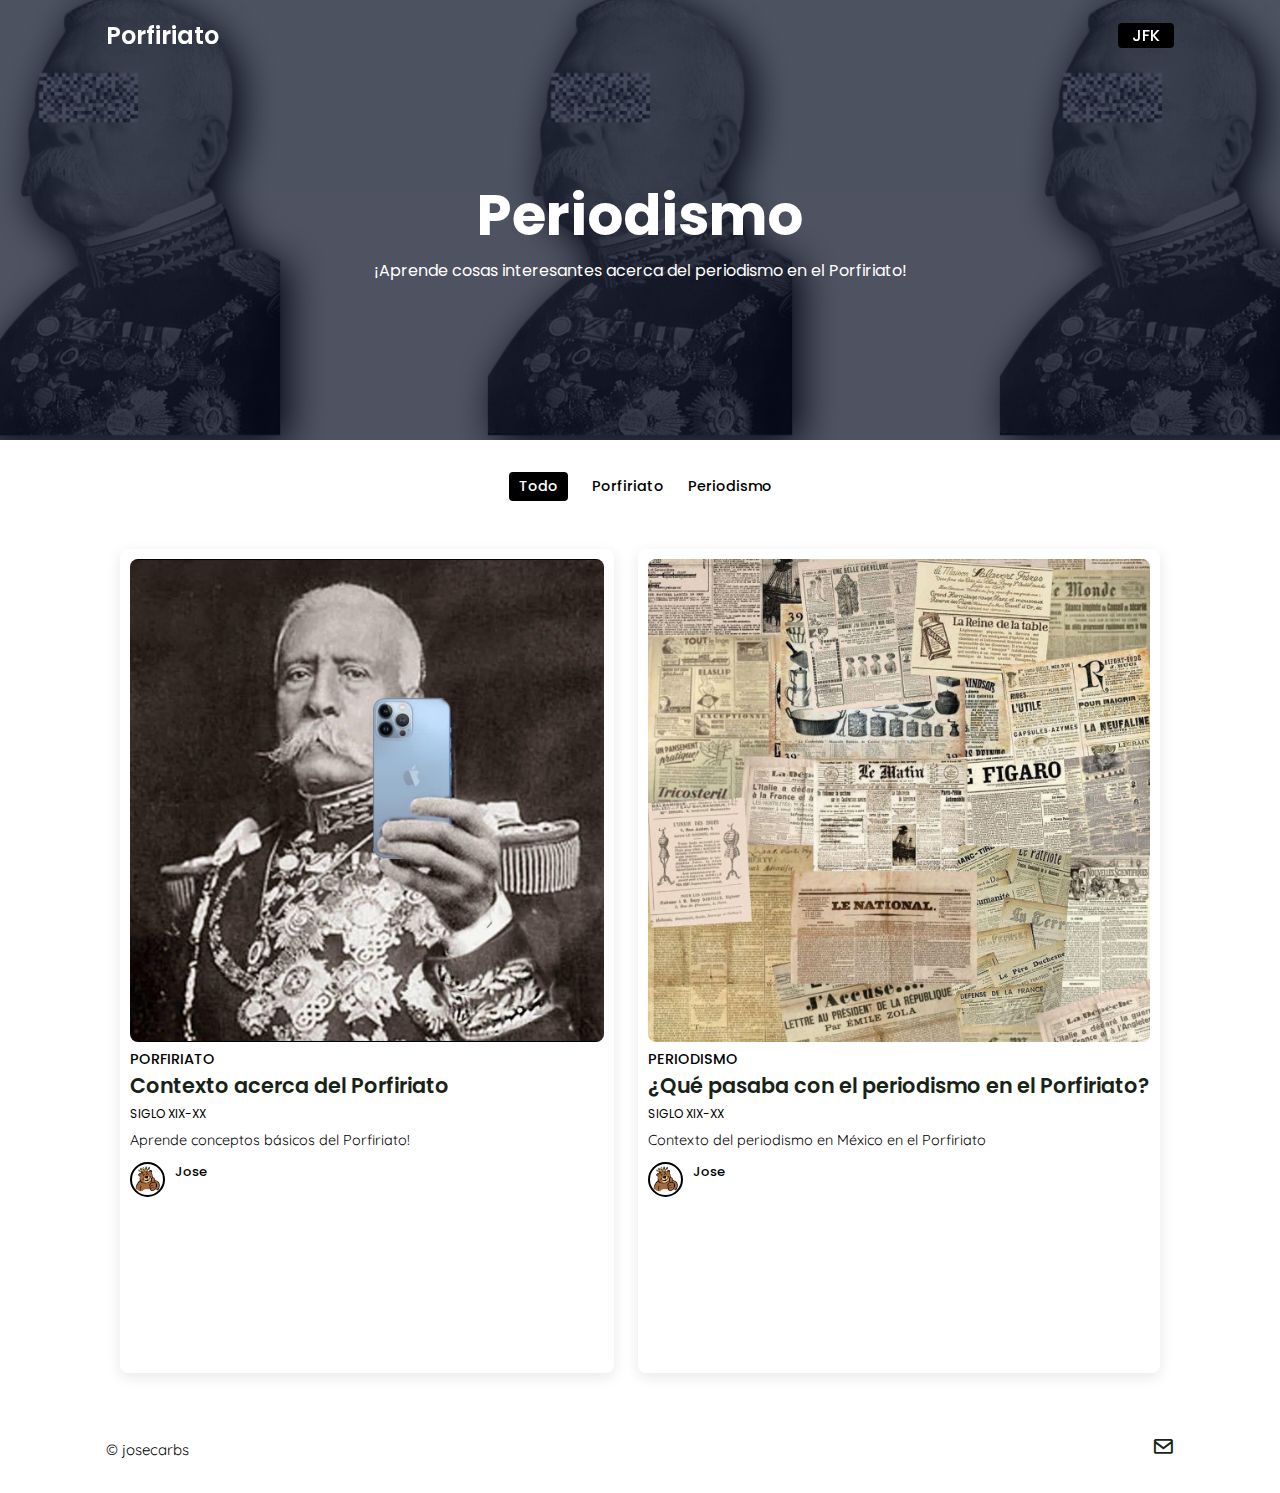
<file: index.html>
<!DOCTYPE html>
<html lang="en">
<head>
    <meta charset="UTF-8">
    <meta http-equiv="X-UA-Compatible" content="IE=edge">
    <meta name="viewport" content="width=device-width, initial-scale=1.0">
    <title>Porfirio Díaz</title>
    <link rel="stylesheet" href="style.css">
    <link href='https://unpkg.com/boxicons@2.1.4/css/boxicons.min.css' rel='stylesheet'>

</head>
<body>
    <header>
        <div class="nav container">
        <a href="" class="logo">Porfiriato</a>
        <a href="login.html" class="login">JFK</a>
    </div>
    </header>
    <section class="home" id="home">
        <div class="home-text container">
            <h2 class="home-title">Periodismo</h2>
            <span class="home-subtitle">¡Aprende cosas interesantes acerca del periodismo en el Porfiriato!</span>
        </div>
    </section>
    <div class="post-filter container">
        <span class="filter-item active-filter" data-filer="alles">Todo</span>
        <span class="filter-item" data-filer="vr">Porfiriato</span>
        <span class="filter-item " data-filer="ai">Periodismo</span>
    
    </div>
    <section class="post container">
        <div class="post-box vr">
            <img src="images/Bildschirm­foto 2023-02-09 um 20.05.42.png" alt="" class="post-img">
            <h2 class="category">Porfiriato</h2>
            <a href="contextoP.html" class="post-title">
                Contexto acerca del Porfiriato
            </a>
            <span class="post-date">Siglo XIX-XX</span>
            <p class="post-description">Aprende conceptos básicos del Porfiriato!</p>
            <div class="profile">
               
                    <img src="images/profile.png" alt="" class="profile-img">
                    <span class="profile-name">Jose</span>
            </div>
        </div>

        <div class="post-box ai">
            <img src="images/88721.jpg" alt="" class="post-img">
            <h2 class="category">Periodismo</h2>
            <a href="periodismo.html" class="post-title">
                ¿Qué pasaba con el periodismo en el Porfiriato?
            </a>
            <span class="post-date">Siglo XIX-XX</span>
            <p class="post-description">Contexto del periodismo en México en el Porfiriato</p>
            <div class="profile">
               
                    <img src="images/profile.png" alt="" class="profile-img">
                    <span class="profile-name">Jose</span>
            </div>
        </div>
       
       
    </section>

    <div class="footer container">
        <p>&#169; josecarbs</p>
        <div class="social">
            <a href="#"><i class='bx bx-envelope' ></i></a>
        </div>
    </div>

   





    <script   src="https://code.jquery.com/jquery-3.6.3.js"   integrity="sha256-nQLuAZGRRcILA+6dMBOvcRh5Pe310sBpanc6+QBmyVM="   crossorigin="anonymous"></script>

    <script src="main.js"></script>
</body>
</html>
</file>
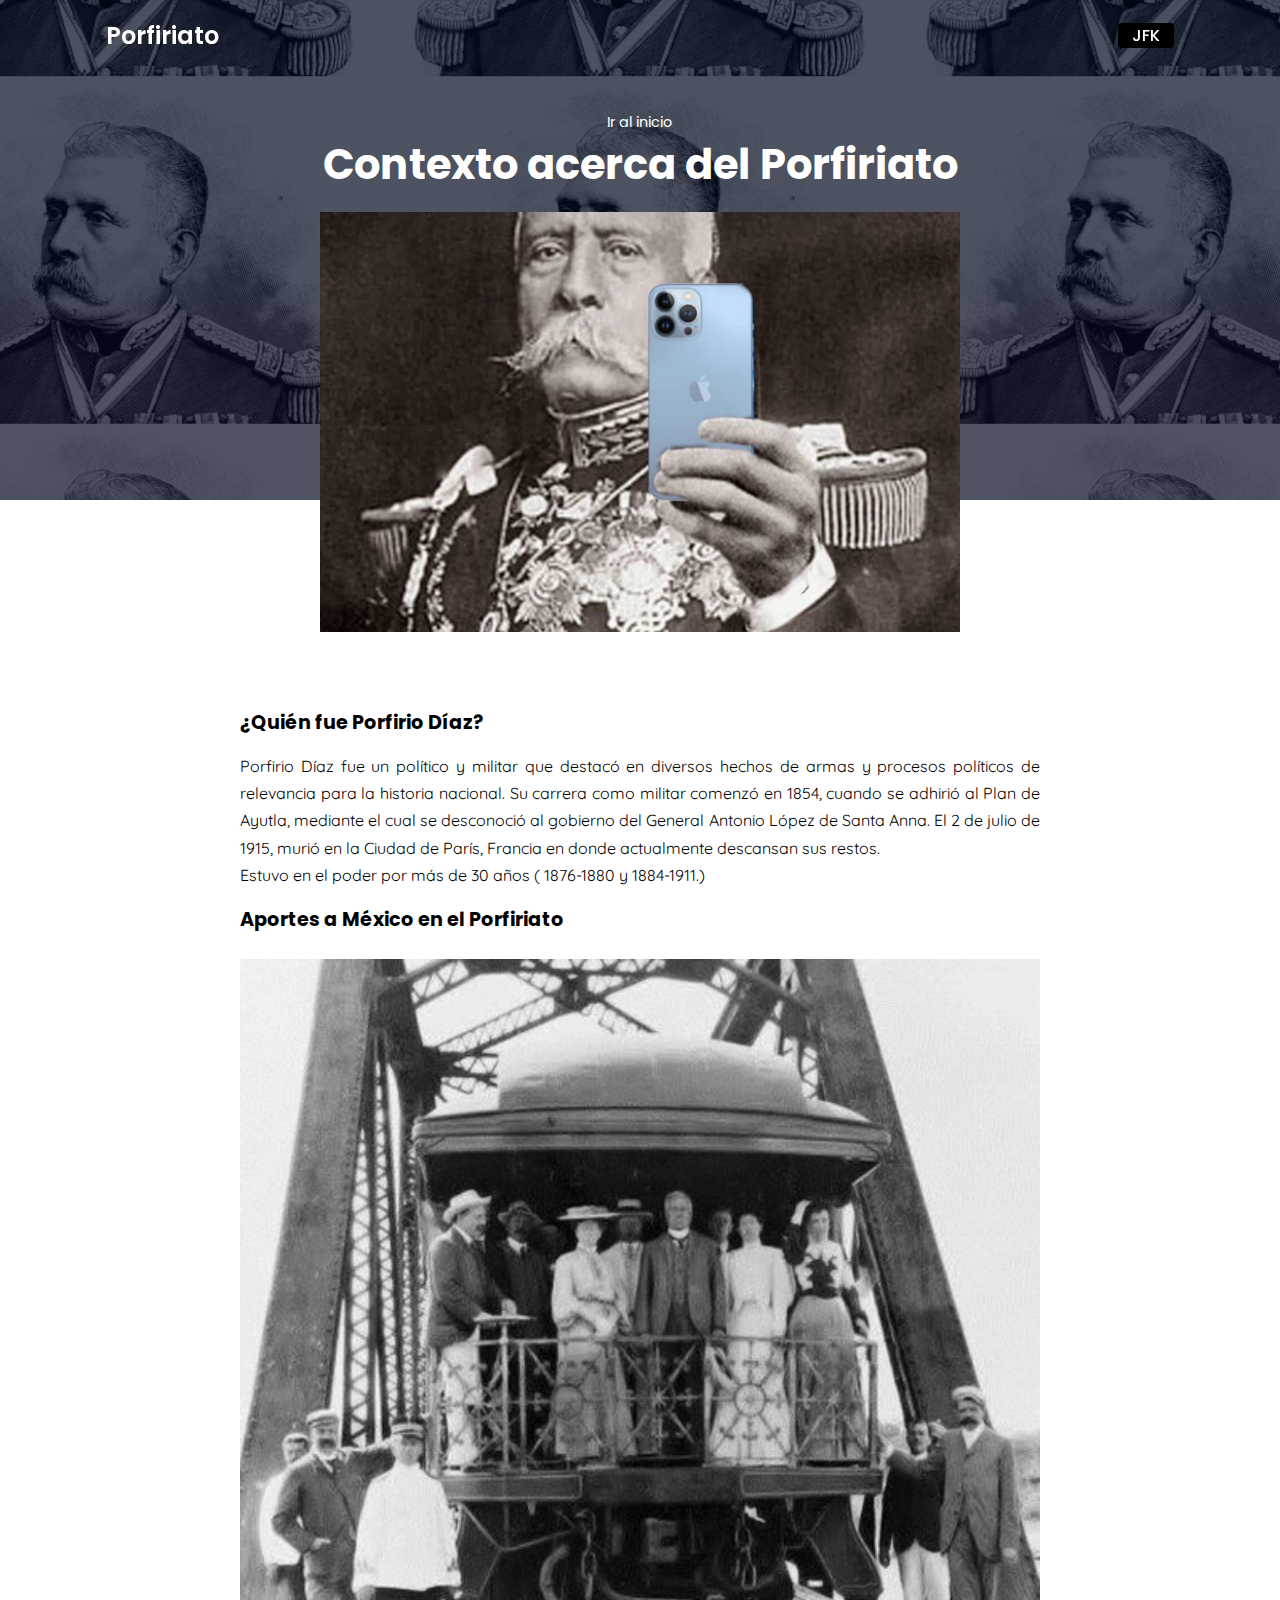
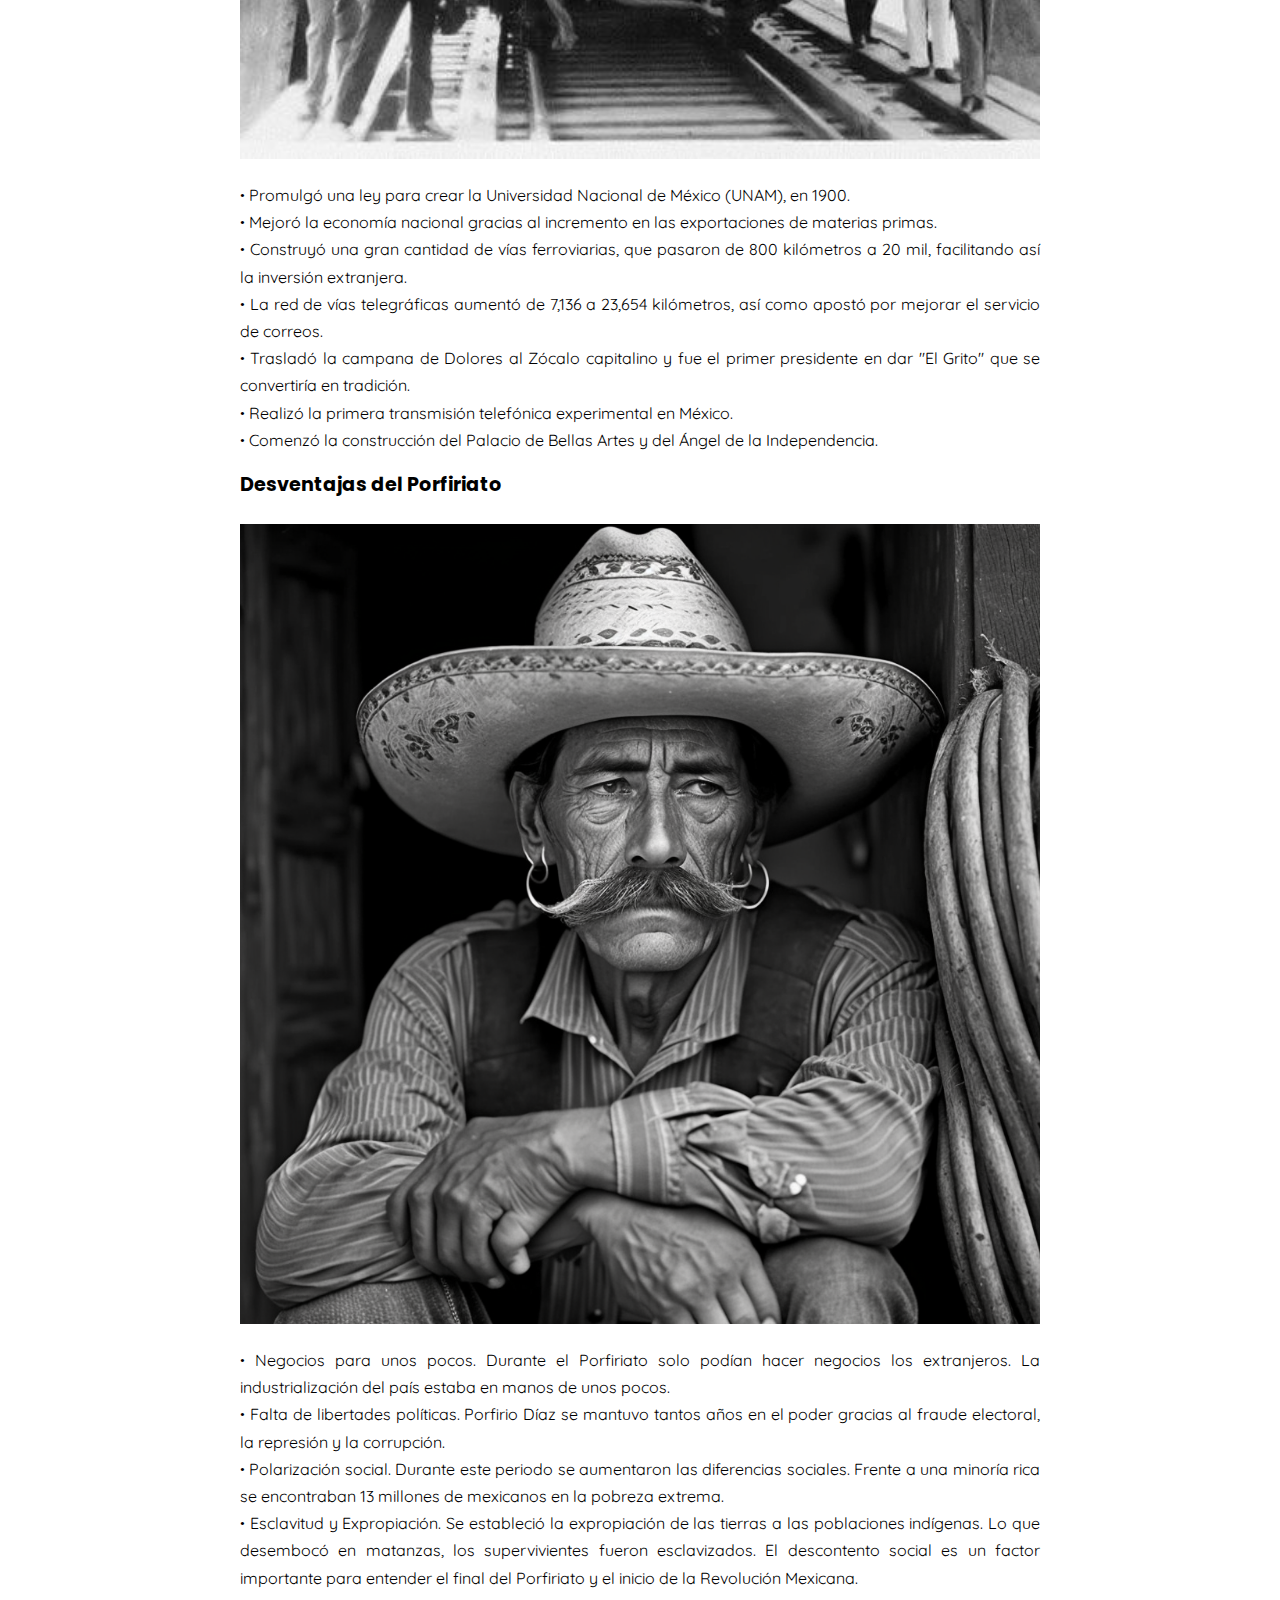
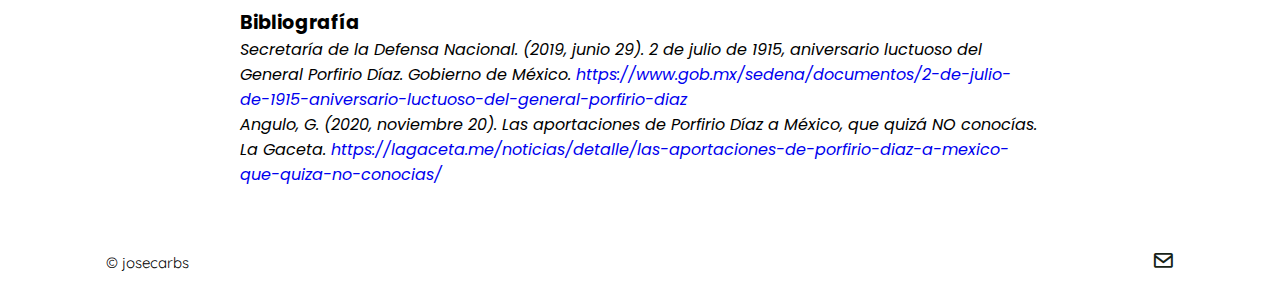
<file: contextoP.html>
<!DOCTYPE html>
<html lang="en">
<head>
    <meta charset="UTF-8">
    <meta http-equiv="X-UA-Compatible" content="IE=edge">
    <meta name="viewport" content="width=device-width, initial-scale=1.0">
    <title>Post-page</title>
    <link rel="stylesheet" href="style.css">
    <link href='https://unpkg.com/boxicons@2.1.4/css/boxicons.min.css' rel='stylesheet'>

</head>
<body>
    <header>
        <div class="nav container">
            <a href="index.html" class="logo">Porfiriato</a>
        <a href="login.html" class="login">JFK</a>
    </div>
    </header>

        
    <section class="post-header">
        <div class="header-content post-container">
            <a href="index.html" class="back-home">Ir al inicio</a>
            <h1 class="header-title">Contexto acerca del Porfiriato</h1>
            <img src="images/Bildschirm­foto 2023-02-09 um 20.05.42.png" alt="" class="header-img">
        </div>
    </section>

 
    <section class="post-content post-container">
        <h2 class="sub-heading">¿Quién fue Porfirio Díaz?</h2>
        <p class="post-text">
            
            Porfirio Díaz fue un político y militar que destacó en diversos hechos de armas y procesos políticos de relevancia para la historia nacional. Su carrera como militar comenzó en 1854, cuando se adhirió al Plan de Ayutla, mediante el cual se desconoció al gobierno del General Antonio López de Santa Anna. El 2 de julio de 1915, murió en la Ciudad de París, Francia en donde actualmente descansan sus restos. <br> Estuvo en el poder por más de 30 años ( 1876-1880 y  1884-1911.)
            <br>
            </p>
            <h2 class="sub-heading">Aportes a México en el Porfiriato</h2>
            <br>
            <img src="images/5cfb46371c40b9153236294994cb3252.jpg" alt="">

            <p class="post-text"> <strong>·</strong> Promulgó una ley para crear la Universidad Nacional de México (UNAM), en 1900.
                <br>
                <strong>·</strong> Mejoró la economía nacional gracias al incremento en las exportaciones de materias primas.
                <br>
                <strong>·</strong> Construyó una gran cantidad de vías ferroviarias, que pasaron de 800 kilómetros a 20 mil, facilitando así la inversión extranjera.
                <br>
                <strong>·</strong> La red de vías telegráficas aumentó de 7,136 a 23,654 kilómetros, así como apostó por mejorar el servicio de correos.
                <br>
                <strong>·</strong> Trasladó la campana de Dolores al Zócalo capitalino y fue el primer presidente en dar "El Grito" que se convertiría en tradición.
                <br>
                <strong>·</strong> Realizó la primera transmisión telefónica experimental en México.
                 <br>
                 <strong>·</strong> Comenzó la construcción del Palacio de Bellas Artes y del Ángel de la Independencia.</p>

            <h2 class="sub-heading">Desventajas del Porfiriato</h2>
            <br>
            <img src="images/Yoshy_mexicano_antiguo_sin_color_campesino_triste_marginacion_b0ad9259-929b-4037-986d-f19424be8d6d.png" alt="">
            <p class="post-text">
                <strong>·</strong> Negocios para unos pocos. Durante el Porfiriato solo podían hacer negocios los extranjeros. La industrialización del país estaba en manos de unos pocos.
                <br>
                <strong>·</strong> Falta de libertades políticas. Porfirio Díaz se mantuvo tantos años en el poder gracias al fraude electoral, la represión y la corrupción.
                 <br>
                 <strong>·</strong> Polarización social. Durante este periodo se aumentaron las diferencias sociales. Frente a una minoría rica se encontraban 13 millones de mexicanos en la pobreza extrema.
                <br>
                <strong>·</strong> Esclavitud y Expropiación. Se estableció la expropiación de las tierras a las poblaciones indígenas. Lo que desembocó en matanzas, los supervivientes fueron esclavizados. El descontento social es un factor importante para entender el final del Porfiriato y el inicio de la Revolución Mexicana.
                <h2 class="sub-heading">Bibliografía</h2>
                <p>
                   <i> Secretaría de la Defensa Nacional. (2019, junio 29). 2 de julio de 1915, aniversario luctuoso del General Porfirio Díaz. Gobierno de México. <a href="https://www.gob.mx/sedena/documentos/2-de-julio-de-1915-aniversario-luctuoso-del-general-porfirio-diaz">https://www.gob.mx/sedena/documentos/2-de-julio-de-1915-aniversario-luctuoso-del-general-porfirio-diaz</a>  </i>
                   <br>
                   <i>Angulo, G. (2020, noviembre 20). Las aportaciones de Porfirio Díaz a México, que quizá NO conocías. La Gaceta. <a href="https://lagaceta.me/noticias/detalle/las-aportaciones-de-porfirio-diaz-a-mexico-que-quiza-no-conocias/">https://lagaceta.me/noticias/detalle/las-aportaciones-de-porfirio-diaz-a-mexico-que-quiza-no-conocias/</a> </i>


                </p>
               
       
        
        
       
       
 
 
    </section>
 

    <div class="footer container">
        <p>&#169; josecarbs</p>
        <div class="social">
            <a href="#"><i class='bx bx-envelope' ></i></a>
        </div>
    </div>

    <script
  src="https://code.jquery.com/jquery-3.6.3.js"
  integrity="sha256-nQLuAZGRRcILA+6dMBOvcRh5Pe310sBpanc6+QBmyVM="
  crossorigin="anonymous"></script>






    <script src="main.js"></script>
</body>
</html>
</file>
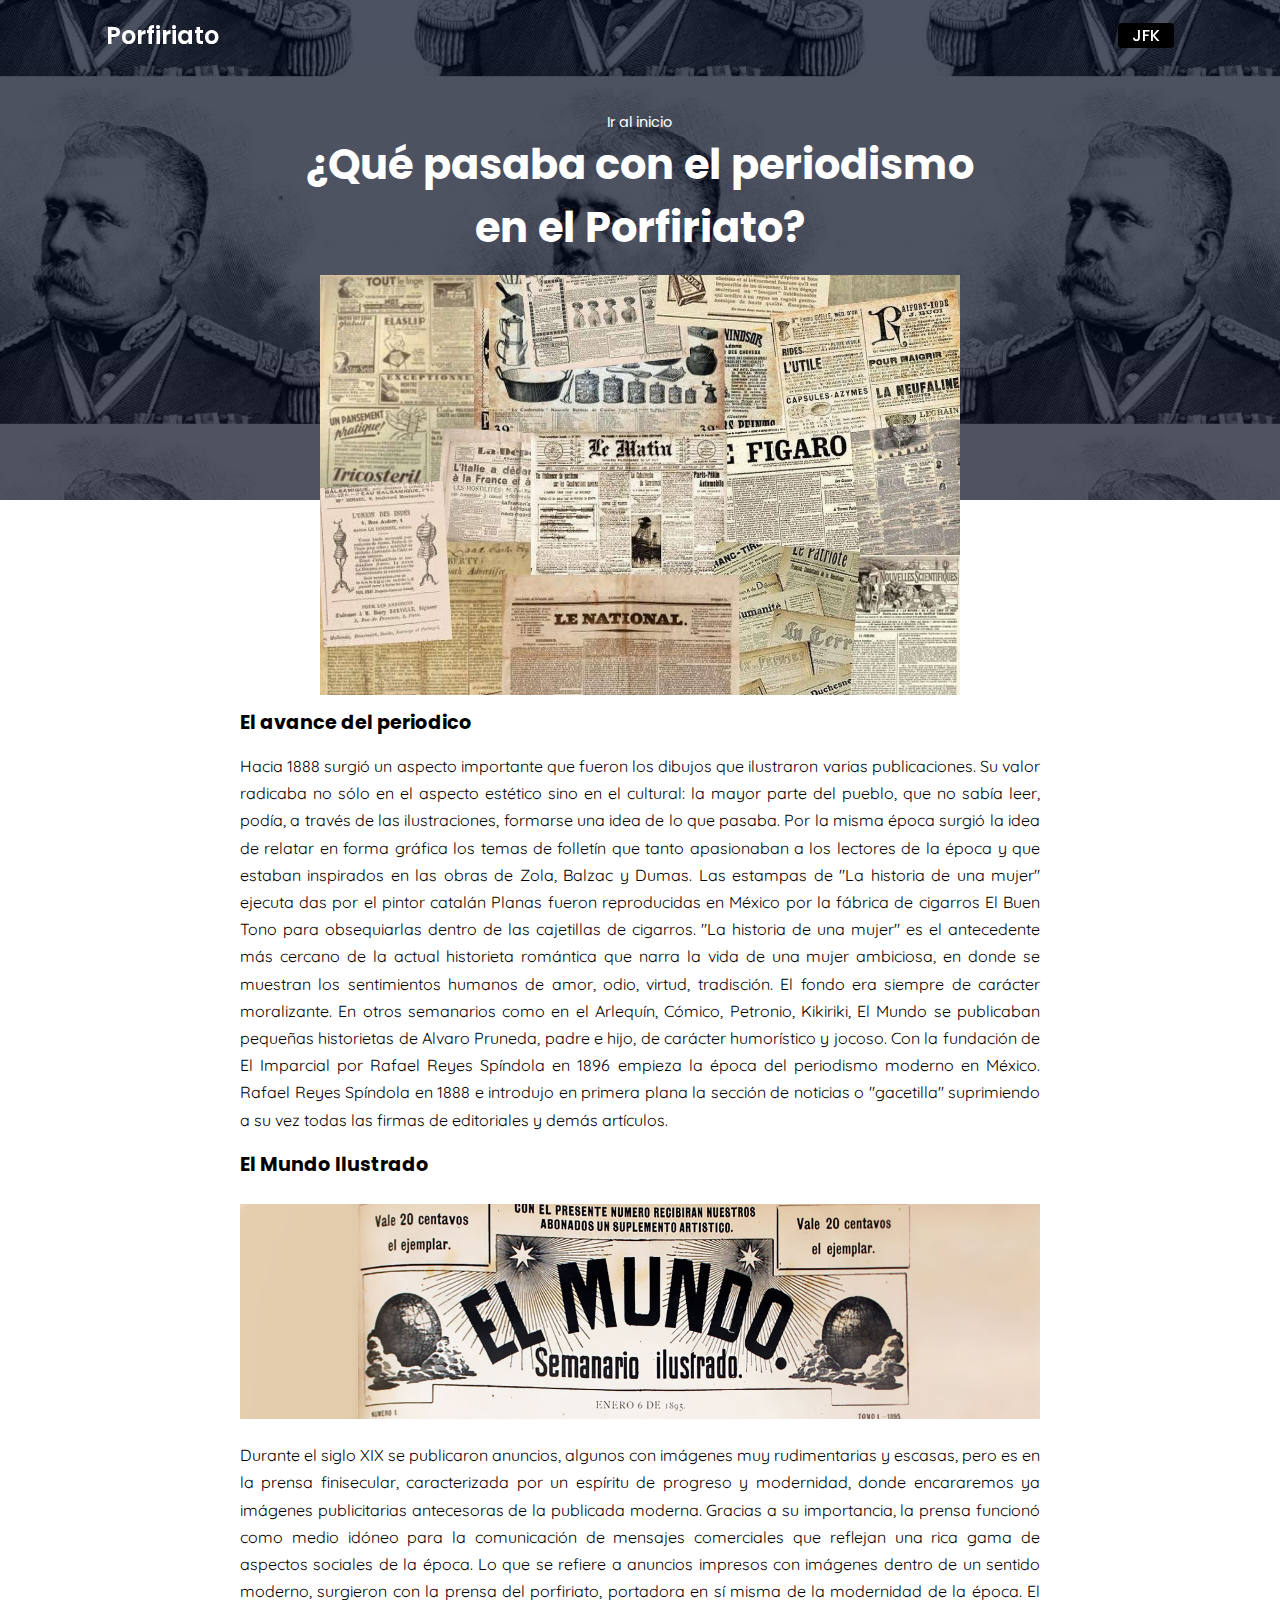
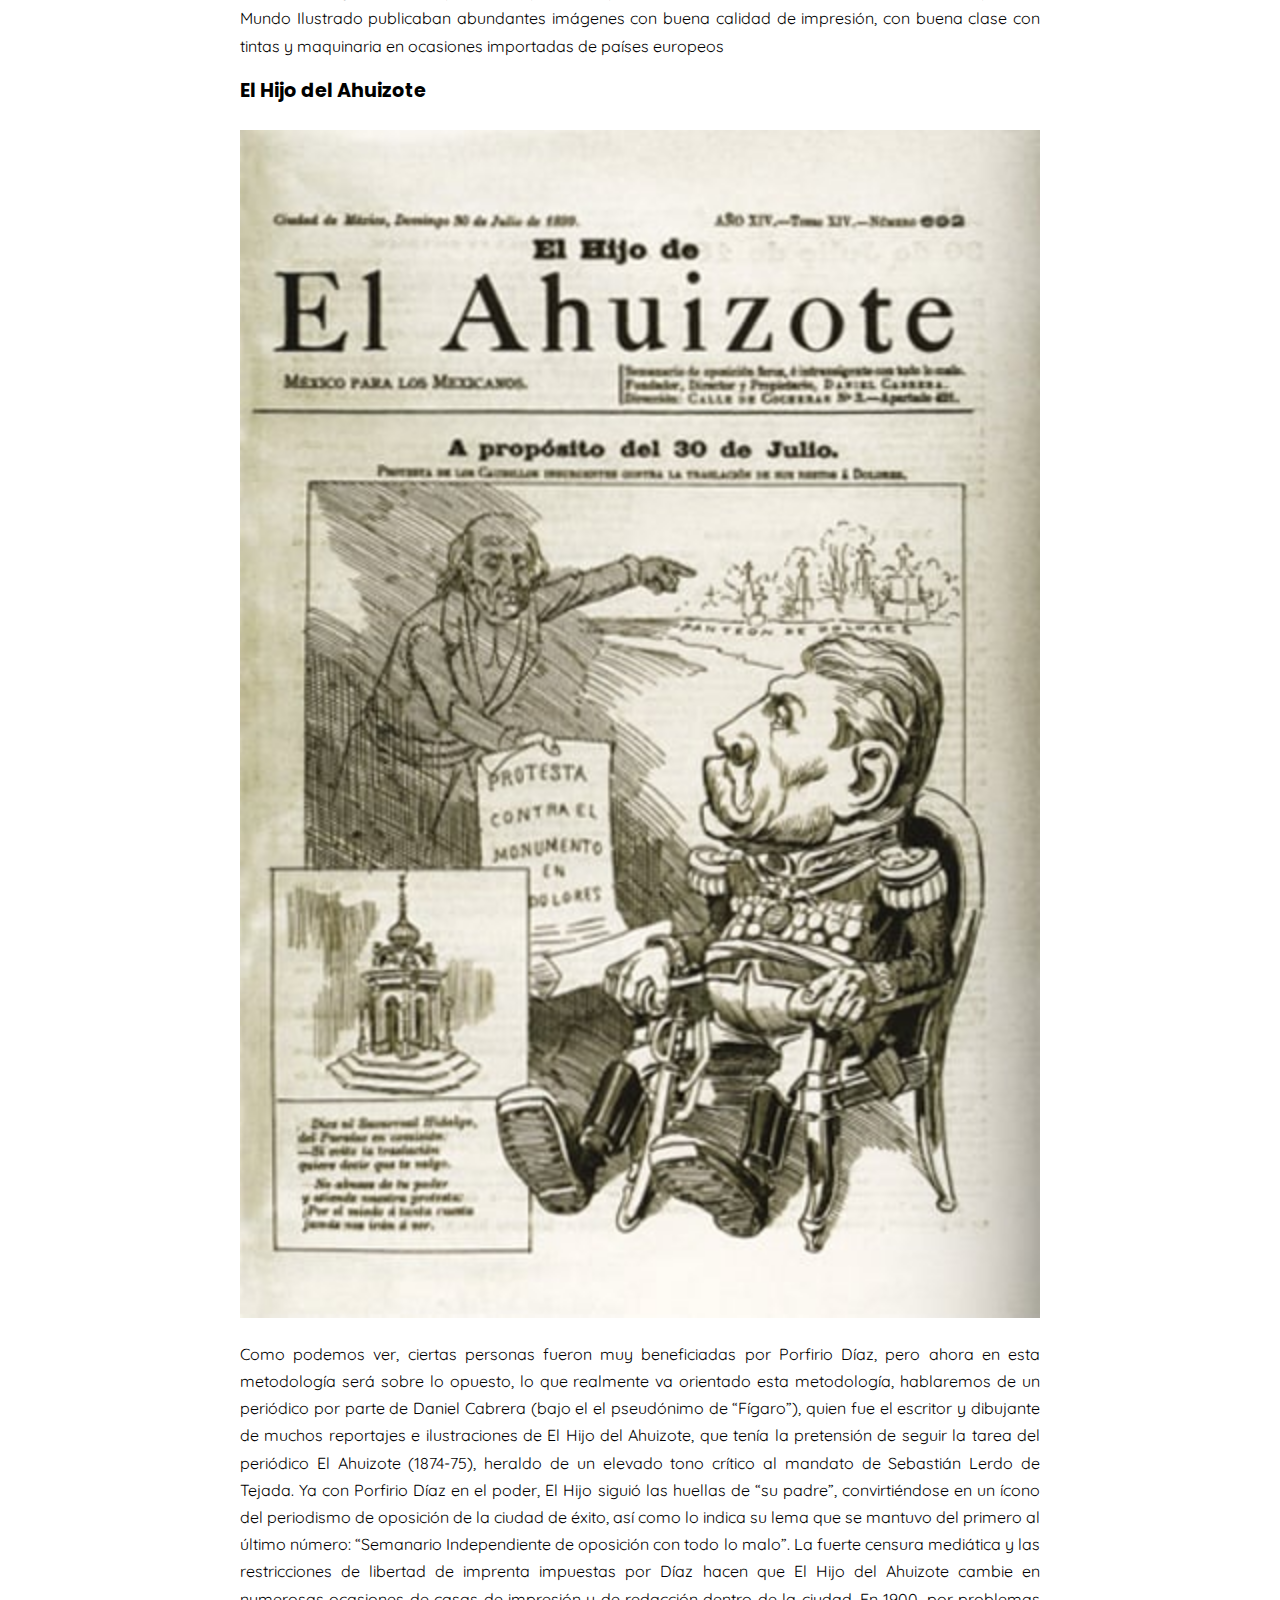
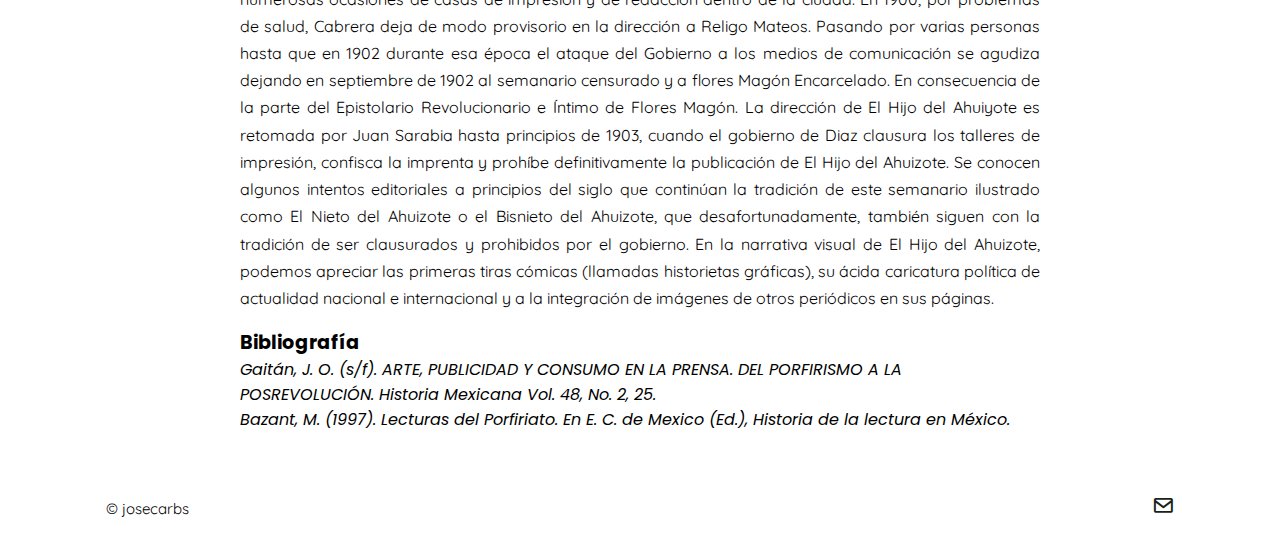
<file: periodismo.html>
<!DOCTYPE html>
<html lang="en">
<head>
    <meta charset="UTF-8">
    <meta http-equiv="X-UA-Compatible" content="IE=edge">
    <meta name="viewport" content="width=device-width, initial-scale=1.0">
    <title>Post-page</title>
    <link rel="stylesheet" href="style.css">
    <link href='https://unpkg.com/boxicons@2.1.4/css/boxicons.min.css' rel='stylesheet'>

</head>
<body>
    <header>
        <div class="nav container">
            <a href="index.html" class="logo">Porfiriato</a>
        <a href="login.html" class="login">JFK</a>
    </div>
    </header>

        
    <section class="post-header">
        <div class="header-content post-container">
            <a href="index.html" class="back-home">Ir al inicio</a>
            <h1 class="header-title">¿Qué pasaba con el periodismo en el Porfiriato?</h1>
            <img src="images/88721.jpg" alt="" class="header-img">
        </div>
    </section>

 
    <section class="post-content post-container">
        <h2 class="sub-heading">El avance del periodico</h2>
        <p class="post-text">
            
            Hacia 1888 surgió un aspecto importante que fueron los dibujos que ilustraron varias publicaciones. Su valor radicaba no sólo en el aspecto estético sino en el cultural: la mayor parte del pueblo, que no sabía leer, podía, a través de las ilustraciones, formarse una idea de lo que pasaba. 	
            Por la misma época surgió la idea de relatar en forma gráfica los temas de folletín que tanto apasionaban a los lectores de la época y que estaban inspirados en las obras de Zola, Balzac y Dumas. Las estampas de "La historia de una mujer" ejecuta das por el pintor catalán Planas fueron reproducidas en México por la fábrica de cigarros El Buen Tono para obsequiarlas dentro de las cajetillas de cigarros. "La historia de una mujer" es el antecedente más cercano de la actual historieta romántica que narra la vida de una mujer ambiciosa, en donde se muestran los sentimientos humanos de amor, odio, virtud, tradisción. El fondo era siempre de carácter moralizante. En otros semanarios como en el Arlequín, Cómico, Petronio, Kikiriki, El Mundo se publicaban pequeñas historietas de Alvaro Pruneda, padre e hijo, de carácter humorístico y jocoso. 
            Con la fundación de El Imparcial por Rafael Reyes Spíndola en 1896 empieza la época del periodismo moderno en México. 
            Rafael Reyes Spíndola en 1888 e introdujo en primera plana la sección de noticias o "gacetilla" suprimiendo a su vez todas las firmas de editoriales y demás artículos. 
            <br>
            </p>
            <h2 class="sub-heading">El Mundo Ilustrado</h2>
            <br>
            <img src="images/1-El-Mundo-Ilus-6-enero-1895-cabezal.jpg" alt="">

            <p class="post-text"> Durante el siglo XIX se publicaron anuncios, algunos con imágenes muy rudimentarias y escasas, pero es en la prensa finisecular, caracterizada por un espíritu de progreso y modernidad, donde encararemos ya imágenes publicitarias antecesoras de la publicada moderna. Gracias a su importancia, la prensa funcionó como medio idóneo para la comunicación de mensajes comerciales que reflejan una rica gama de aspectos sociales de la época. Lo que se refiere a anuncios impresos con imágenes dentro de un sentido moderno, surgieron con la prensa del porfiriato, portadora en sí misma de la modernidad de la época. El Mundo Ilustrado  publicaban abundantes imágenes con buena calidad de impresión, con buena clase con tintas y maquinaria en ocasiones importadas de países europeos</p>
            <h2 class="sub-heading">El Hijo del Ahuizote</h2>
            <br>
            <img src="images/3c856396ab660d3a6d36d8b9f76769bd.jpg" alt="" height="20%">
            <p class="post-text">
                Como podemos ver, ciertas personas fueron muy beneficiadas por Porfirio Díaz, pero ahora en esta metodología será sobre lo opuesto, lo que realmente va orientado esta metodología, hablaremos de un periódico por parte de Daniel Cabrera (bajo el el pseudónimo de “Fígaro”), quien fue el escritor y dibujante de muchos reportajes e ilustraciones de El Hijo del Ahuizote, que tenía la pretensión de seguir la tarea del periódico El Ahuizote (1874-75), heraldo de un elevado tono crítico al mandato de Sebastián Lerdo de Tejada. Ya con Porfirio Díaz en el poder, El Hijo siguió las huellas de “su padre”, convirtiéndose en un ícono del periodismo de oposición de la ciudad de éxito, así como lo indica su lema que se mantuvo del primero al último número: “Semanario Independiente de oposición con todo lo malo”. La fuerte censura mediática y las restricciones de libertad de imprenta impuestas por Díaz hacen que El Hijo del Ahuizote cambie en numerosas ocasiones de casas de impresión y de redacción dentro de la ciudad. En 1900, por problemas de salud, Cabrera deja de modo provisorio en la dirección a Religo Mateos. Pasando por varias personas hasta que en 1902 durante esa época el ataque del Gobierno a los medios de comunicación se agudiza dejando en septiembre de 1902 al semanario censurado y a flores Magón Encarcelado. En consecuencia de la parte del Epistolario Revolucionario e Íntimo de Flores Magón. La dirección de El Hijo del Ahuiyote es retomada por Juan Sarabia hasta principios de 1903, cuando el gobierno de Diaz clausura los talleres de impresión, confisca la imprenta y prohíbe definitivamente la publicación de El Hijo del Ahuizote. Se conocen algunos intentos editoriales a principios del siglo que continúan la tradición de este semanario ilustrado como El Nieto del Ahuizote o el Bisnieto del Ahuizote, que desafortunadamente, también siguen con la tradición de ser clausurados y prohibidos por el gobierno. En la narrativa visual de El Hijo del Ahuizote, podemos apreciar las primeras tiras cómicas (llamadas historietas gráficas), su ácida caricatura política de actualidad nacional e internacional y a la integración de imágenes de otros periódicos en sus páginas. 
                </p>
                <h2 class="sub-heading">Bibliografía</h2>
                <p>
                   <i>Gaitán, J. O. (s/f). ARTE, PUBLICIDAD Y CONSUMO EN LA PRENSA. DEL PORFIRISMO A LA POSREVOLUCIÓN. Historia Mexicana Vol. 48, No. 2, 25.



 </i>
                   <br>
                   <i>Bazant, M. (1997). Lecturas del Porfiriato. En E. C. de Mexico (Ed.), Historia de la lectura en México.</i>


                </p>
               
       
        
        
       
       
 
 
    </section>
 

    <div class="footer container">
        <p>&#169; josecarbs</p>
        <div class="social">
            <a href="#"><i class='bx bx-envelope' ></i></a>
        </div>
    </div>

    <script
  src="https://code.jquery.com/jquery-3.6.3.js"
  integrity="sha256-nQLuAZGRRcILA+6dMBOvcRh5Pe310sBpanc6+QBmyVM="
  crossorigin="anonymous"></script>






    <script src="main.js"></script>
</body>
</html>
</file>
<file: style.css>
@import url('https://fonts.googleapis.com/css2?family=Poppins:ital,wght@0,500;0,600;0,700;1,400&display=swap');
@import url('https://fonts.googleapis.com/css2?family=Quicksand&display=swap');
p{
    font-family: 'Quicksand', sans-serif;
}
*{
    font-family: 'Poppins', sans-serif;
    margin: 0%;
    padding: 0%;
    scroll-behavior: smooth;
    scroll-padding-top: 2rem;
    box-sizing: border-box;

}

:root {
    --conteiner-color: #f6c602;
    --secondcolor: #000000;
    --text-color: #172317;  
    --bg-color: #ffff;

}
::selection{
    color: var(--bg-color);
    background: var(--secondcolor);
}
a{
    text-decoration: none;
}

li{
    list-style: none;
}
img{
    width: 100%;
}

section{
    padding: 3rem 0 2rem;

}
.container{
    max-width: 1068px;
    margin: auto;
    width: 100%;
}

header{
    position: fixed;
    top: 0;
    left: 0;
    width: 100%;
    z-index: 200;
}
header.shadow{
    background-color: var(--bg-color);
    box-shadow: 0 1px 4px hsl(0 4% 14% / 10%);
    transition: 0.4s;
     
}
header.shadow .logo{
    color: var(--text-color);
}
.nav{
    display: flex;
    align-items: center;
    justify-content: space-between;
    padding: 18px 0;
}
.logo{
    font-size: 1.5rem;
    font-weight: 600;
    color: white;
    width: 15%;
}
.logo span{
    color: var(--secondcolor);
}
.login{
    padding: 0px 14px;
    text-transform: uppercase;
    font-weight: 500;
    border-radius: 4px;
    background: var(--secondcolor);
    color: var(--bg-color);
    
}
.login:hover{
    background: hsl(24, 98%, 58%);
    transition: 0.3s;
}

.home{
    width: 100%;
    min-height: 440px;
    background-image: linear-gradient(rgba(1, 9, 30, 0.7), rgba(4, 9, 30, 0.7)),
    url(images/Bildschirm­foto\ 2023-02-09\ um\ 19.55.16.png);
    background-position: center;
    background-size: 40% ;
    position: relative; 
    display: grid;
    justify-content: center;
    align-items: center;
}
.home-text{
    color: white;
    text-align: center;
}
.home-title{
    font-size: 3.5rem;
}
.home-subtitle{
    font-size: 1rem;
    font-weight: 400;
}
.post-filter{
    display: flex;
    justify-content: center;
    align-items: center;
    column-gap: 1.5rem;
    margin-top: 2rem !important;



}

.filter-item{
    font-size: 0.9rem;
    font-weight: 500;
    cursor: pointer;
}
.active-filter{
    background: var(--secondcolor);
    color: var(--bg-color);
    padding: 4px 10px;
    border-radius: 4px;
}

.post{
    display: grid;
    grid-template-columns: repeat(auto-fit,minmax(280px,auto));
    justify-content: center;
    gap: 1.5rem  ;

}

.post-box{
    background: var(--bg-color);
    box-shadow: 0 4px 14px hsl(355deg 25% 15% / 10%);
    padding: 10px;
    border-radius: 0.5rem;
}
.post-img{
    width: 100%;
    height: 60%;
    object-fit: cover;
    object-position: center;
    border-radius: 0.5rem;
}
.category{
    font-size: 0.9rem;
    font-weight: 500;
    text-transform: uppercase;
    color: var(--secondcolor);
}
.post-title{
    font-size: 1.3rem;
    font-weight: 600;
    color: var(--text-color);
    display: -webkit-box;
    -webkit-line-clamp: 2;
    -webkit-box-orient: vertical;
    overflow: hidden;
}
.post-date{
    display: flex;
    font-size: 0.75rem;
    text-transform: uppercase;
    font-weight: 400;
    margin-top: 4px;
}
.post-description{
    font-size: 0.9rem;
    line-height: 1.5rem;
    margin: 5px 0 10px;
    display: -webkit-box;
    -webkit-line-clamp: 3;
    -webkit-box-orient: vertical;
    overflow: hidden;
}
.profile{
    display: flex;
    gap: 10px;

}
.profile-img{
    width: 35px;
    height: 35px;
    border-radius: 50%;
    object-fit: cover;
    object-position: center;
    border: 2px solid var(--secondcolor);
}

.profile-name{
    font-size: 0.82rem;
    font-weight: 500;
}
.footer{
    display: flex;
    justify-content: space-between;
    align-items: center;
    padding: 30px 0;
}
.footer p{
    font-size: 0.938rem;
}
.social{
    display: flex;
    align-items: center;
    column-gap: 1rem;
}

.social .bx{
    font-size: 1.4rem;
    color: var(--text-color);

}
.social .bx:hover{
    color: var(--secondcolor);
    transition: 0.3s all linear;
}

.post-header{
    width: 100%;
    height: 500px;
    background-image: linear-gradient(rgba(1, 9, 30, 0.7), rgba(4, 9, 30, 0.7)),
    url(images/Bildschirm­foto\ 2023-02-09\ um\ 19.53.29.png);
     background-position: center;
    background-size: 40% ;

 
}
.post-container{
    max-width: 800px;
    margin: auto;
    width: 100%;
}

.header-content{
    display: flex;
    flex-direction: column;
    align-items: center;
    margin-top: 4rem !important;
}
.back-home{
    color: white;
    font-size: 0.9rem;
}

.header-title{  
    width: 90%;
    font-size: 2.6rem;
    text-align: center;
    margin-bottom: 1rem;
    color: var(--bg-color);
}
.header-img{
    width: 80%;
    height: 420px;
    object-fit: cover;
    object-position: center;
   
}

.post-content{
    margin-top: 10rem !important;
}
.sub-heading{
    font-size: 1.2rem;

}

.post-text{
    font-size: 1rem;
    line-height: 1.7rem;
    margin: 1rem 0;
    text-align: justify;
}



@media (max-width: 1068px){
    .container{
        margin: 0 auto;
        width: 95%;
    }
    .home-text{
        width: 100%;

    }
}
@media(max-width: 800px){
    .nav{
        padding: 14px 0;
    }
    .post-container{
        margin: 0 auto;
        width: 95%;
    }
}
@media(max-width: 760px){
    .nav{
        padding: 10px 0;
    }
    section{
        padding: 2rem 0;
    }
    .header-content{
        margin-top: 3rem !important;
    }
    .home{
        min-height: 380px;
    }
    .home-title{
        font-size: 3rem;
    }
    .header-title{
        font-size: 2rem;
    }
    .header-img{
        height: 370px;
    }
    .post-header{
        height: 435px;
    }
    .post-content{
        margin-top: 9rem !important;
    }
   
}
@media(max-width: 570px){
    .post-header{
        height: 390px;
    }
    .header-title{
        width: 100%;
    }
    .header-img{
        height: 340px;
    }
    .footer{
        flex-direction: column;
        row-gap: 1rem;
        padding: 20px 0;
        text-align: center;
    }
}
@media (max-width: 450px){
    .home-title{
        font-size: 2rem;
    }
    .home-subtitle{
        font-size: 0.9rem;

    }
    .home{
        min-height: 300px;
    }
    .post-box{
        padding: 6px ;

    }
    .header-title{
        font-size: 1.4rem;
    }
    .header-img{
        height: 240px;
    }
    .post-header{
        height: 335px;
    }
    .post-content{
        margin-top: 5rem !important;
    }
    .post-text{
        font-size: 0.875rem;
        line-height: 1.5rem;
        margin: 0%;
        position: center;
    }
 
}
</file>
